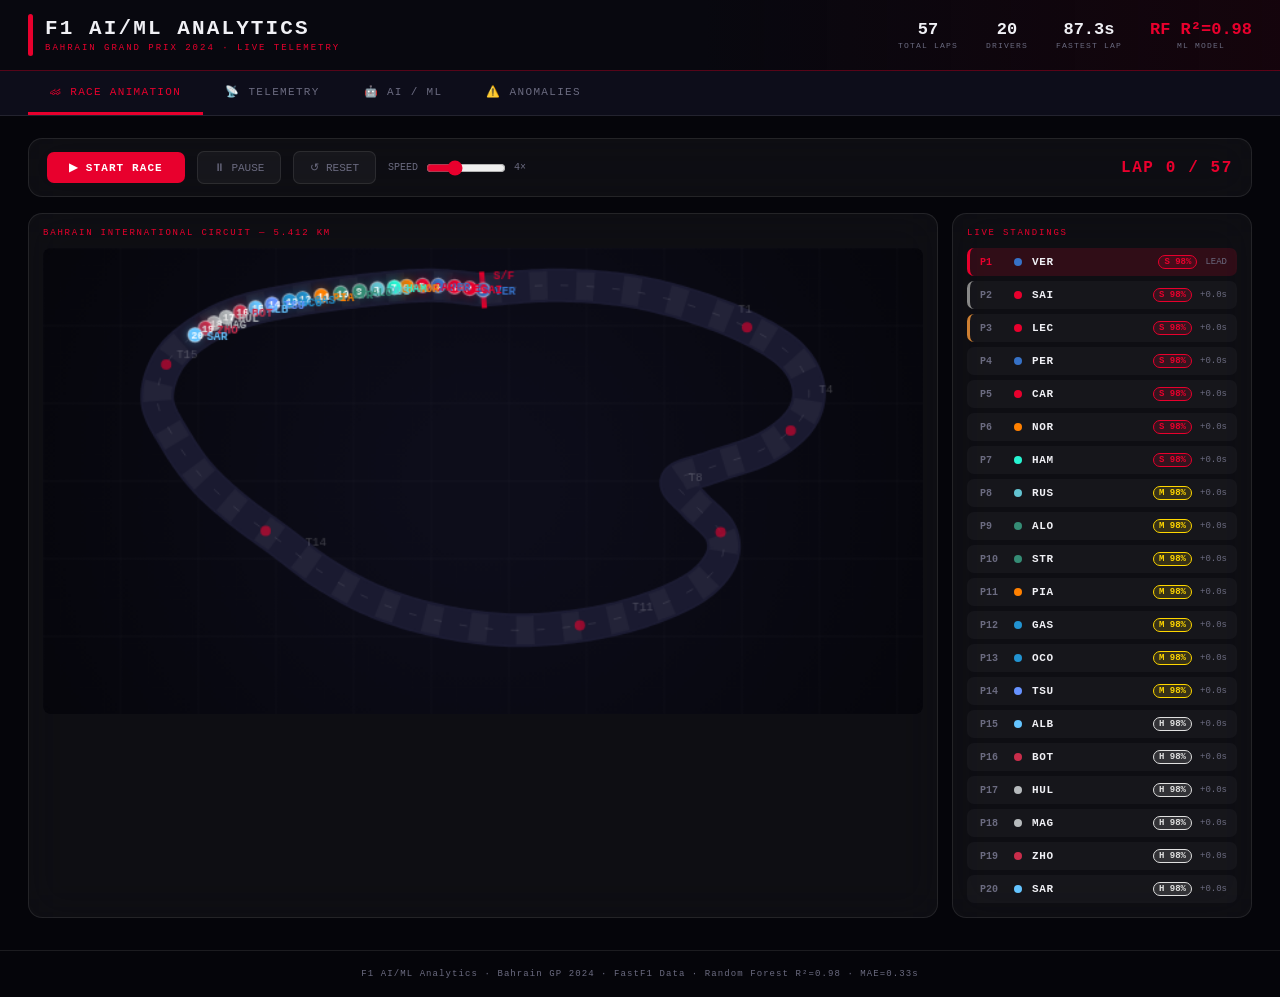
<file: index.html>
<!DOCTYPE html>
<html lang="en">
<head>
    <meta charset="UTF-8"/>
    <meta name="viewport" content="width=device-width, initial-scale=1.0"/>
    <title>F1 AI/ML Analytics — Bahrain GP 2024</title>
    <script src="https://cdn.plot.ly/plotly-2.27.0.min.js"></script>
    <link rel="stylesheet" href="style.css">
</head>
<body>

    <header class="site-header">
        <div class="header-inner">
            <div class="brand">
                <div class="brand-bar"></div>
                <div>
                    <div class="brand-title">F1 AI/ML ANALYTICS</div>
                    <div class="brand-sub">BAHRAIN GRAND PRIX 2024 · LIVE TELEMETRY</div>
                </div>
            </div>
            <div class="hstats">
                <div class="hstat"><span class="hstat-v" id="hLaps">57</span><span class="hstat-l">TOTAL LAPS</span></div>
                <div class="hstat"><span class="hstat-v" id="hDrivers">20</span><span class="hstat-l">DRIVERS</span></div>
                <div class="hstat"><span class="hstat-v" id="hFastest">87.3s</span><span class="hstat-l">FASTEST LAP</span></div>
                <div class="hstat"><span class="hstat-v red">RF R²=0.98</span><span class="hstat-l">ML MODEL</span></div>
            </div >  
        </div>
    </header>

    <nav class="tab-nav">
        <button class="tab-btn active" data-tab="race">🏎 RACE ANIMATION</button>
        <button class="tab-btn" data-tab="telemetry">📡 TELEMETRY</button>
        <button class="tab-btn" data-tab="ml">🤖 AI / ML</button>
        <button class="tab-btn" data-tab="anomaly">⚠️ ANOMALIES</button>
    </nav>

    <section class="tab-panel active" id="tab-race">
        <div class="race-ctrl glass">
            <button class="btn-p" id="btnStart">▶ START RACE</button>
            <button class="btn-s" id="btnPause">⏸ PAUSE</button>
            <button class="btn-s" id="btnReset">↺ RESET</button>
            <div class="spd-ctrl">
                <label>SPEED</label>
                <input type="range" id="raceSpeed" min="1" max="10" value="4"/>
                <span id="speedVal">4×</span>
            </div>
            <div class="lap-disp">LAP <span id="animLap">0</span> / 57</div>
        </div>
        <div class="race-grid">
            <div class="glass track-wrap">
                <div class="lbl">BAHRAIN INTERNATIONAL CIRCUIT — 5.412 KM</div>
                <canvas id="trackCanvas" width="680" height="360"></canvas>
                <div class="pit-overlay" id="pitOverlay">🔧 PIT STOP</div>
            </div>
            <div class="glass lb-wrap">
                <div class="lbl">LIVE STANDINGS</div>
                <div class="lb-list" id="lbList"></div>
            </div>
        </div>
    </section>

    <section class="tab-panel" id="tab-telemetry">
        <div class="charts-grid">
            <div class="glass chart-card fw">
                <div class="lbl">LAP TIME PROGRESSION — ALL DRIVERS</div>
                <div class="chart-box" id="chartLap"></div>
            </div>
            <div class="glass chart-card">
                <div class="lbl">LIVE TYRE COMPOUND PERFORMANCE (ML DEGRADATION)</div>
                <div class="chart-box" id="chartComp"></div>
            </div>
            <div class="glass chart-card">
                <div class="lbl">SECTOR TIME COMPARISON</div>
                <div class="chart-box" id="chartSector"></div>
            </div>
        </div>
    </section>

    <section class="tab-panel" id="tab-ml">
        <div class="ml-grid">
            <div class="glass" style="padding:18px">
                <div class="lbl">MODEL METRICS — RANDOM FOREST REGRESSOR</div>
                <div class="metric-cards">
                    <div class="metric-card"><div class="metric-val g">0.98</div><div class="metric-lbl">R² Score</div></div>
                    <div class="metric-card"><div class="metric-val y">0.33</div><div class="metric-lbl">MAE (s)</div></div>
                    <div class="metric-card"><div class="metric-val r">0.49</div><div class="metric-lbl">RMSE (s)</div></div>
                </div>
                <div class="model-badge">✅ Model accuracy: <strong>98%</strong> — Excellent predictive power on Bahrain GP data</div>
                <div style="margin-top:14px">
                    <div class="lbl">AI RACE PREDICTIONS</div>
                    <div class="pred-list">
                        <div class="pred-item"><span class="pred-key">🏆 PREDICTED WINNER</span><span class="pred-val">VER</span></div>
                        <div class="pred-item"><span class="pred-key">⚡ FASTEST LAP DRIVER</span><span class="pred-val">VER</span></div>
                        <div class="pred-item"><span class="pred-key">🕐 FASTEST LAP TIME</span><span class="pred-val">87.294s</span></div>
                        <div class="pred-item"><span class="pred-key">📊 MODEL CONFIDENCE</span><span class="pred-val">98.2%</span></div>
                    </div>
                </div>
            </div>
            <div class="glass chart-card">
                <div class="lbl">FEATURE IMPORTANCE</div>
                <div class="chart-box" id="chartFeat"></div>
            </div>
            <div class="glass chart-card fw">
                <div class="lbl">PREDICTED FINAL RANKING — AVG LAP TIME</div>
                <div class="chart-box" id="chartRank"></div>
            </div>
        </div>
    </section>

    <section class="tab-panel" id="tab-anomaly">
        <div class="charts-grid">
            <div class="glass chart-card fw">
                <div class="lbl">ANOMALOUS LAPS — MEDIAN + 2σ THRESHOLD</div>
                <div class="chart-box" id="chartAnom" style="height:300px"></div>
            </div>
            <div class="glass a-table-wrap fw">
                <div class="lbl">ANOMALY LOG</div>
                <table class="a-table">
                    <thead><tr><th>Driver</th><th>Lap</th><th>Lap Time (s)</th><th>Threshold (s)</th><th>Delta</th><th>Severity</th></tr></thead>
                    <tbody id="anomalyBody"></tbody>
                </table>
            </div>
        </div>
    </section>

    <footer class="site-footer">F1 AI/ML Analytics · Bahrain GP 2024 · FastF1 Data · Random Forest R²=0.98 · MAE=0.33s</footer>

    <script src="app.js"></script>
</body>
</html>
</file>
<file: style.css>
/* ═══════════════════ RESET & VARIABLES ═══════════════════ */
*,*::before,*::after{box-sizing:border-box;margin:0;padding:0}
:root{
  --red:#E8002D;--red-dim:rgba(232,0,45,0.15);
  --gold:#FFD700;--green:#00D4AA;--blue:#3671C6;
  --bg:#05050a;--bg2:#0d0d1a;--bg3:#12121f;
  --glass:rgba(255,255,255,0.04);--glass-bd:rgba(255,255,255,0.09);
  --text:#f0f0f5;--muted:#6b6b80;--mono:'Courier New',monospace;
}
html{scroll-behavior:smooth}
body{background:var(--bg);color:var(--text);font-family:var(--mono);min-height:100vh;overflow-x:hidden}

/* ═══════════════════ GLASSMORPHISM PANELS ═══════════════════ */
.glass{
  background:var(--glass);
  backdrop-filter:blur(20px);-webkit-backdrop-filter:blur(20px);
  border:1px solid var(--glass-bd);border-radius:14px;
}

/* ═══════════════════ HEADER STRUCTURE ═══════════════════ */
.site-header{
  background:linear-gradient(90deg,#08080f 55%,rgba(232,0,45,0.07));
  border-bottom:1px solid rgba(232,0,45,0.35);
  padding:14px 28px;position:sticky;top:0;z-index:200;
}
.header-inner{display:flex;align-items:center;justify-content:space-between;flex-wrap:wrap;gap:12px}
.brand{display:flex;align-items:center;gap:12px}
.brand-bar{width:5px;height:42px;background:var(--red);border-radius:3px;flex-shrink:0}
.brand-title{font-size:21px;font-weight:bold;letter-spacing:.1em}
.brand-sub{font-size:9px;color:var(--red);letter-spacing:.22em;margin-top:3px}
.hstats{display:flex;gap:28px}
.hstat{display:flex;flex-direction:column;align-items:center}
.hstat-v{font-size:17px;font-weight:bold}
.hstat-v.red{color:var(--red)}
.hstat-l{font-size:8px;color:var(--muted);letter-spacing:.15em;margin-top:2px}

/* ═══════════════════ NAV NAVIGATION TABS ═══════════════════ */
.tab-nav{
  display:flex;border-bottom:1px solid var(--glass-bd);
  padding:0 28px;background:var(--bg2);overflow-x:auto;
}
.tab-btn{
  background:none;border:none;border-bottom:3px solid transparent;
  color:var(--muted);font-family:var(--mono);font-size:11px;
  letter-spacing:.12em;padding:14px 22px;cursor:pointer;
  transition:all .2s;white-space:nowrap;
}
.tab-btn:hover{color:#fff}
.tab-btn.active{color:var(--red);border-bottom-color:var(--red)}
.tab-panel{display:none;padding:22px 28px}
.tab-panel.active{display:block}

/* ═══════════════════ SECTION LABELS ═══════════════════ */
.lbl{font-size:9px;letter-spacing:.2em;color:var(--red);text-transform:uppercase;margin-bottom:10px}

/* ═══════════════════ RACE CONTROL BUTTON INTERFACE ═══════════════════ */
.race-ctrl{display:flex;align-items:center;gap:12px;flex-wrap:wrap;padding:12px 18px;margin-bottom:16px}
.btn-p{background:var(--red);border:none;color:#fff;padding:9px 22px;border-radius:7px;font-family:var(--mono);font-size:11px;font-weight:bold;letter-spacing:.1em;cursor:pointer;transition:opacity .2s}
.btn-p:hover{opacity:.85}
.btn-s{background:var(--glass);border:1px solid var(--glass-bd);color:var(--muted);padding:9px 16px;border-radius:7px;font-family:var(--mono);font-size:11px;cursor:pointer;transition:all .2s}
.btn-s:hover{color:#fff;border-color:#555}
.spd-ctrl{display:flex;align-items:center;gap:8px;font-size:10px;color:var(--muted)}
.spd-ctrl input{accent-color:var(--red);width:80px}
.lap-disp{margin-left:auto;font-size:16px;font-weight:bold;color:var(--red);letter-spacing:.1em}

/* ═══════════════════ RACE LAYOUT GRID ═══════════════════ */
.race-grid{display:grid;grid-template-columns:1fr 300px;gap:14px}
.track-wrap{padding:14px;position:relative;overflow:hidden}
#trackCanvas{width:100%;height:auto;display:block;border-radius:8px}
.pit-overlay{
  position:absolute;bottom:14px;left:50%;transform:translateX(-50%);
  background:rgba(232,0,45,.92);padding:6px 24px;border-radius:20px;
  font-size:12px;font-weight:bold;letter-spacing:.15em;
  animation:pitP .5s infinite alternate;display:none;
}
@keyframes pitP{from{opacity:.7}to{opacity:1}}

/* ═══════════════════ LIVE LEADERBOARD ROWS ═══════════════════ */
.lb-wrap{padding:14px}
.lb-list{display:flex;flex-direction:column;gap:5px}
.lb-row{
  display:grid;grid-template-columns:26px 10px 1fr auto auto;
  align-items:center;gap:8px;padding:7px 10px;
  border-radius:7px;background:rgba(255,255,255,0.03);
  border-left:3px solid transparent;transition:all .4s;font-size:11px;
}
.lb-row.p1{background:var(--red-dim);border-left-color:var(--red)}
.lb-row.p2{border-left-color:#888}
.lb-row.p3{border-left-color:#cd7f32}
.lb-pos{font-weight:bold;color:var(--muted);font-size:10px}
.lb-pos.lead{color:var(--red)}
.lb-dot{width:8px;height:8px;border-radius:50%}
.lb-name{font-weight:bold;letter-spacing:.06em}
.lb-tire{font-size:9px;padding:1px 5px;border-radius:8px;font-weight:bold}
.lb-gap{font-size:9px;color:var(--muted);text-align:right}

/* ═══════════════════ PLOTLY WIDGET CONTAINERS ═══════════════════ */
.charts-grid{display:grid;grid-template-columns:1fr 1fr;gap:14px}
.chart-card{padding:14px}
.chart-card.fw{grid-column:1/-1}
.chart-box{height:260px}

/* ═══════════════════ ML METRICS GRID ═══════════════════ */
.ml-grid{display:grid;grid-template-columns:1fr 1fr;gap:14px}
.metric-cards{display:grid;grid-template-columns:repeat(3,1fr);gap:10px;margin:12px 0}
.metric-card{background:rgba(255,255,255,0.04);border:1px solid var(--glass-bd);border-radius:10px;padding:14px;text-align:center}
.metric-val{font-size:26px;font-weight:bold}
.metric-val.g{color:var(--green)}.metric-val.y{color:var(--gold)}.metric-val.r{color:var(--red)}
.metric-lbl{font-size:9px;color:var(--muted);letter-spacing:.12em;margin-top:4px}
.model-badge{background:rgba(0,212,170,.1);border:1px solid rgba(0,212,170,.25);border-radius:7px;padding:8px 12px;font-size:10px;color:var(--green)}
.pred-list{display:flex;flex-direction:column;gap:10px;margin-top:8px}
.pred-item{display:flex;justify-content:space-between;align-items:center;padding:8px 12px;border-radius:7px;background:rgba(255,255,255,.04);border:1px solid var(--glass-bd)}
.pred-key{font-size:9px;color:var(--muted);letter-spacing:.12em}
.pred-val{font-size:13px;font-weight:bold;color:var(--red)}

/* ═══════════════════ ANOMALY MONITOR TABLE ═══════════════════ */
.a-table-wrap{padding:14px;overflow-x:auto}
.a-table{width:100%;border-collapse:collapse;font-size:11px}
.a-table th{text-align:left;padding:8px 12px;color:var(--red);font-size:9px;letter-spacing:.12em;border-bottom:1px solid rgba(232,0,45,.3)}
.a-table td{padding:7px 12px;border-bottom:1px solid var(--glass-bd)}
.a-table tr:hover td{background:rgba(255,255,255,.03)}
.badge{display:inline-block;padding:2px 8px;border-radius:10px;font-size:9px;font-weight:bold;letter-spacing:.08em}
.bh{background:rgba(232,0,45,.2);color:var(--red);border:1px solid var(--red)}
.bm{background:rgba(255,215,0,.15);color:var(--gold);border:1px solid var(--gold)}
.bl{background:rgba(0,212,170,.12);color:var(--green);border:1px solid var(--green)}

/* ═══════════════════ PIPELINE STATIC PLOTS ═══════════════════ */
.static-plots{margin:20px 28px;padding:18px}
.plots-grid{display:grid;grid-template-columns:repeat(auto-fill,minmax(220px,1fr));gap:12px;margin-top:10px}
.plot-item{background:rgba(255,255,255,.03);border:1px solid var(--glass-bd);border-radius:10px;overflow:hidden;transition:transform .2s}
.plot-item:hover{transform:translateY(-3px)}
.plot-item img{width:100%;height:160px;object-fit:cover;display:block}
.plot-caption{padding:7px 10px;font-size:9px;color:var(--muted);letter-spacing:.1em;text-transform:uppercase}

/* ═══════════════════ FOOTER BRANDING ═══════════════════ */
.site-footer{text-align:center;padding:18px;font-size:9px;color:var(--muted);letter-spacing:.12em;border-top:1px solid var(--glass-bd);margin-top:10px}

/* ═══════════════════ RESPONSIVE VIEWPORT BREAKPOINTS ═══════════════════ */
@media(max-width:900px){.race-grid,.charts-grid,.ml-grid{grid-template-columns:1fr}}
@media(max-width:600px){.site-header{padding:10px 12px}.tab-panel{padding:14px 12px}}
</file>
